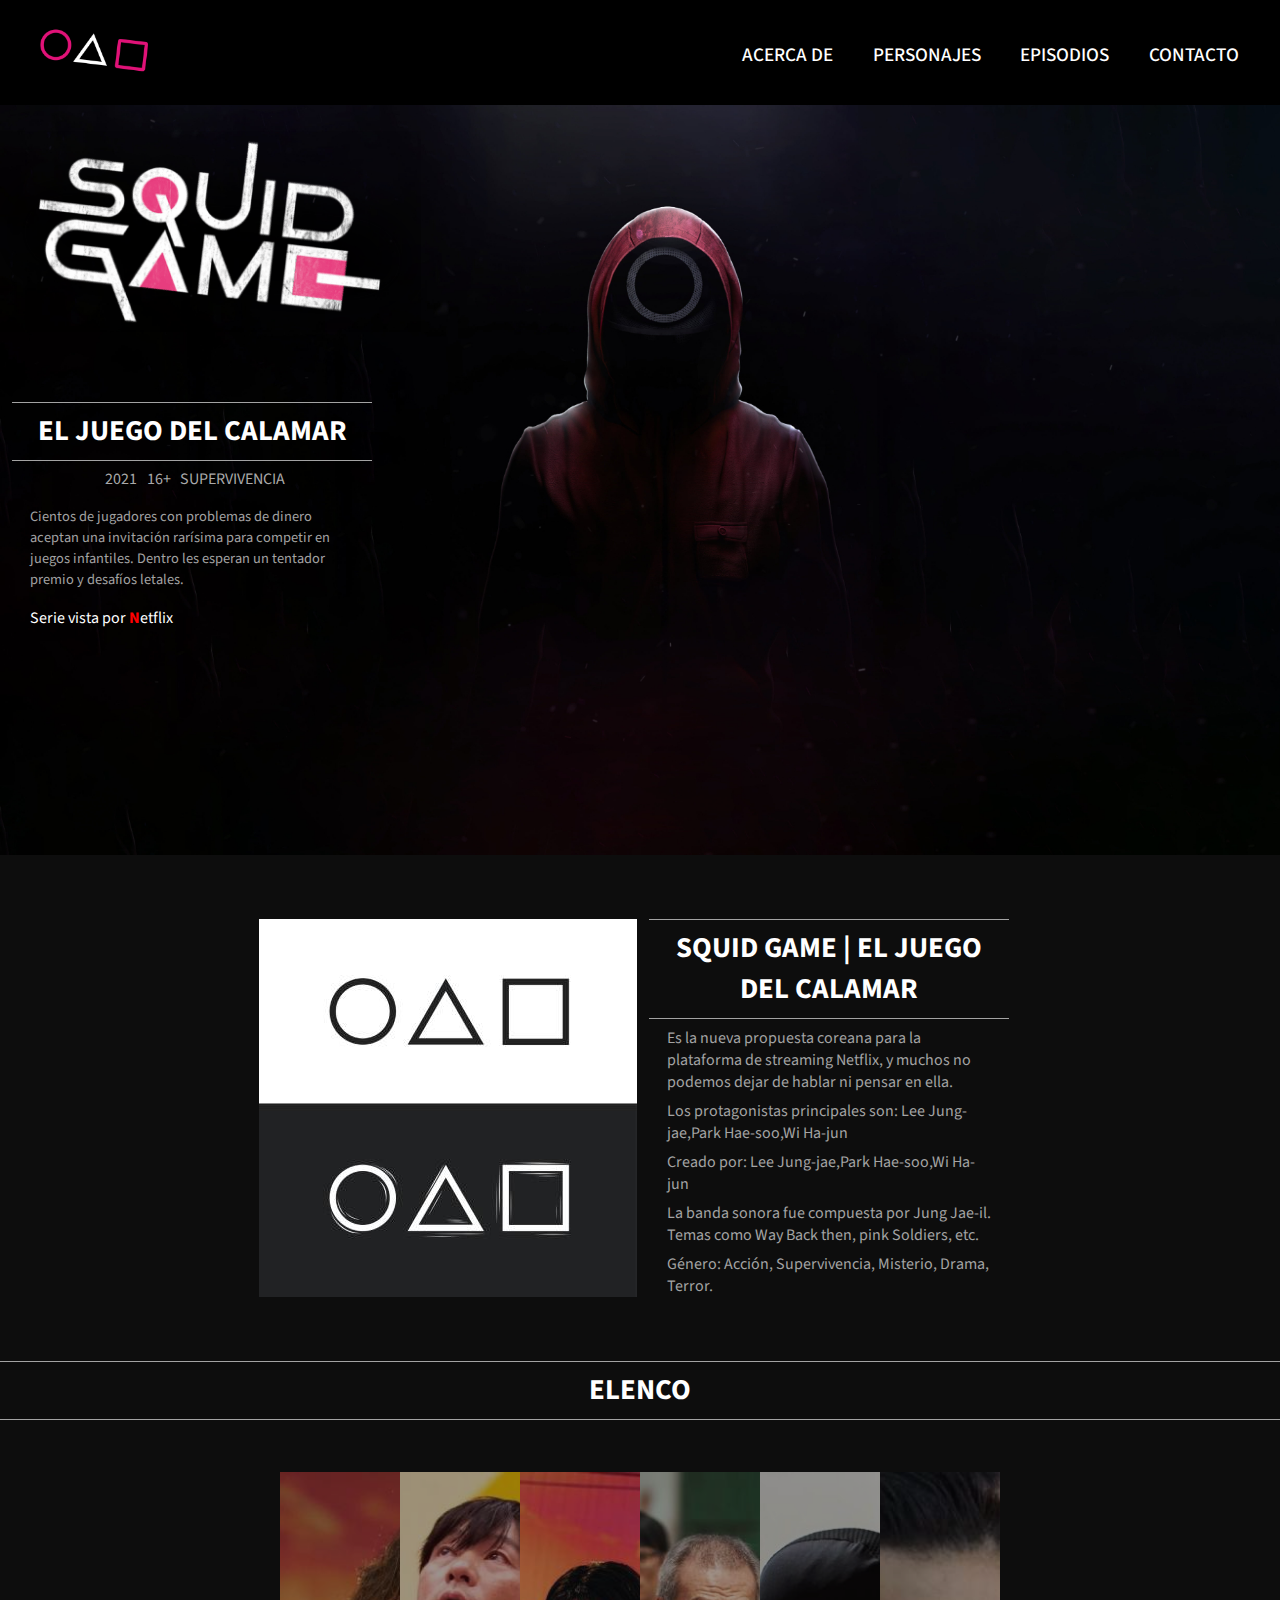
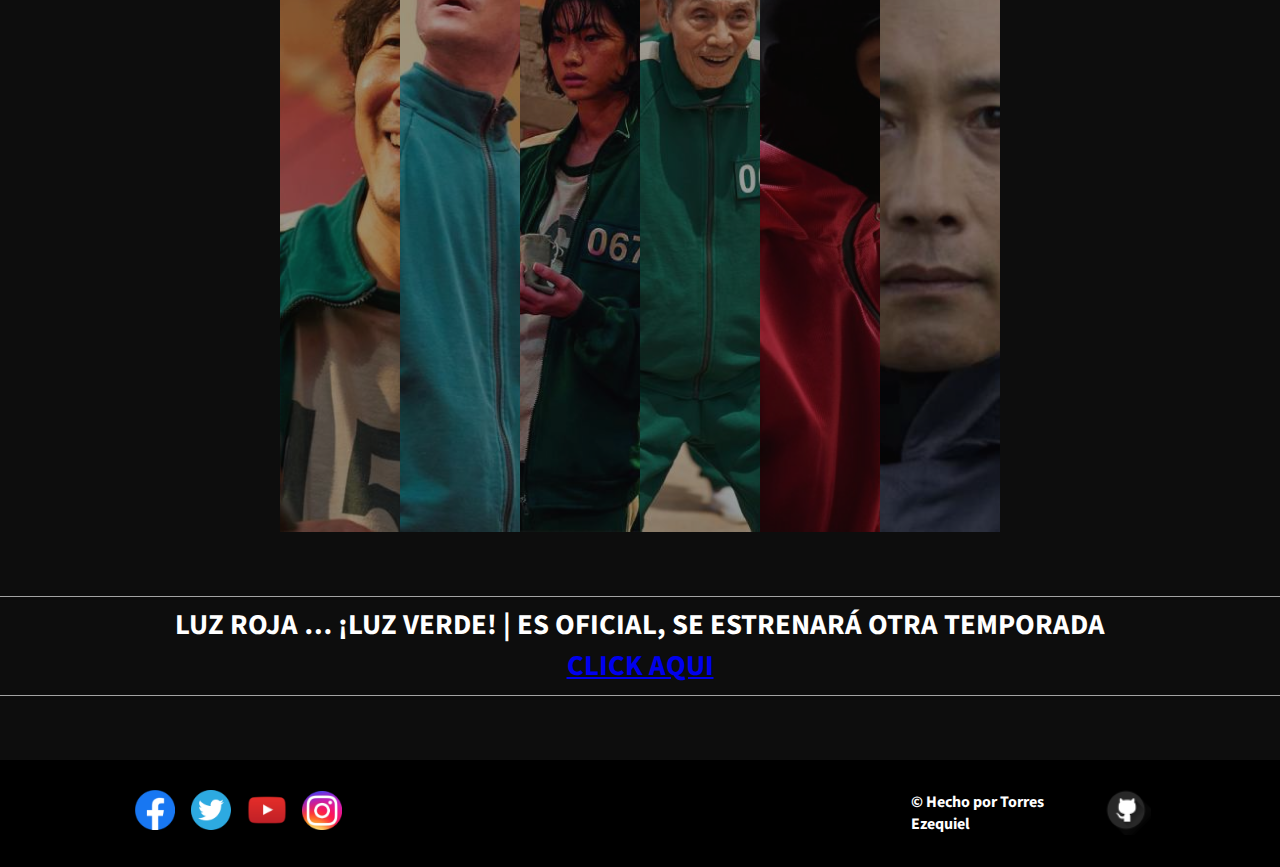
<file: index.html>
<!DOCTYPE html>
<html lang="en">
<head>
    <meta charset="UTF-8">
    <meta name="viewport" content="width=device-width, initial-scale=1.0">
    <meta http-equiv="X-UA-Compatible" content="ie=edge">   
    <link rel="preconnect" href="https://fonts.googleapis.com">
    <link rel="preconnect" href="https://fonts.gstatic.com" crossorigin>
    <link href="https://fonts.googleapis.com/css2?family=Source+Sans+3:ital,wght@0,300;0,400;1,300;1,400&display=swap" rel="stylesheet">
    <link rel="stylesheet" href="./css/style.css">
    <link rel="stylesheet"href="https://cdnjs.cloudflare.com/ajax/libs/font-awesome/4.7.0/css/font-awesome.min.css"></linkrel>
    <title>El juego del calamar</title>
</head>
<body>          
    <header>
        <a href="./index.html" class="inicio-logo"><img src="./img/squid-game-card-sign-png.png" alt="logo"></a>
        <a href="javascript:void(0);" class="icon" onclick="myFunction()"><i class="fa fa-bars"></i></a>
        <nav id="menu_bar" class="">   
            <ul>
                <li><a href="./index.html">Acerca de</a></li>
                <li><a href="./personaje.html">Personajes</a></li>
                <li><a href="./temporada.html">Episodios</a></li>
                <li><a href="./contacto.html">Contacto</a></li>
            </ul>
        </nav>
    </header>

    <main>
        <section class="principal">
            <img class="img-titulo" src="./img/el-juego-del-calamar.png" alt="img-squid-game">
            <article class="contenedor-info">
                <h1 class="info-titulo">El juego del calamar</h1>
                <article class="info-detalle">
                    <ul>
                        <li>2021</li>
                        <li>16+</li>
                        <li>Supervivencia</li>
                    </ul>              
                    <div class="info-parrafo">
                        <p>Cientos de jugadores con problemas de dinero aceptan una invitación rarísima para competir en juegos infantiles. Dentro les esperan un tentador premio y desafíos letales. </p>
                    </div>
                    <div>
                        <p>Serie vista por <span>N</span>etflix</p>
                    </div>
                </article>
            </article>
        </section>
           
        <section class="contenedor-secundario">   
            <img src="./img/tarjeta.jpg" alt="bienvenida-juego-del-calamar">
            <article class="contenedor-info">
                    <h2 class="info-titulo">Squid game | El Juego del Calamar</h2>                   
                    <article class="info-detalle">
                        <p>Es la nueva propuesta coreana para la plataforma de streaming Netflix, y muchos no podemos dejar de hablar ni pensar en ella.</p>
                        <p>Los protagonistas principales son: Lee Jung-jae,Park Hae-soo,Wi Ha-jun</p>
                        <p>Creado por: Lee Jung-jae,Park Hae-soo,Wi Ha-jun</p>
                        <p>La banda sonora fue compuesta por Jung Jae-il. Temas como Way Back then, pink Soldiers, etc.</p>
                        <p>Género: Acción, Supervivencia, Misterio, Drama, Terror.</p>                        
                    </article>
            </article>
        </section>

        <section>
            <h2 class="info-titulo">Elenco</h2>
            <div class="contenedor-elenco">
                <a href="./personaje.html">
                    <img src="./img/personaje 1 Seong Gi Hun.jpg" title="Actor: Lee Jung-jae" alt="Seong Gi Hun">
                    <img src="./img/personaje 2 Cho Sang-Woo.jpg" title="Actor: Park Hae-soo" alt="Cho Sang-Woo">
                    <img src="./img/personaje-3-Kang-Sae-Byeok.jpg" title="Actriz: Jung Ho-yeon"  alt="Kang Sae-Byeok">
                    <img src="./img/personaje 4 Oh Il-nam.jpg"  title="Actor: Oh Young-soo" alt="Oh Il-nam">
                    <img src="./img/personaje 5 Hwang Jun-Ho.jpg"  title="Actor: Wi Ha-Joon" alt="Hwang Jun-Ho">
                    <img src="./img/personaje 6 Front Man.jpg" title="Actor: Byung-hun" alt="Front Man">
                </a>
            </div>
        </section>

        <section class="estreno">
            <h2 class="info-titulo">LUZ ROJA … ¡LUZ VERDE! | ES OFICIAL, se estrenará otra temporada <br> <a href="./temporada.html">Click Aqui</a> </h2>
        </section>
    </main>

    <footer>
        <div class="pie-pagina-redes">
            <a href="https://www.facebook.com"><img src="img/facebook.png" alt="Facebook"></a>
            <a href="https://www.twitter.com"><img src="img/twitter.png" alt="Twitter"></a>
            <a href="https://www.youtube.com"><img src="img/youtube.png" alt="Youtube"></a>
            <a href="https://www.instagram.com"><img src="img/instagram.png" alt="Instagram"></a>
        </div>
        <di class="pie-pagina-autor">
            <p>© Hecho por Torres Ezequiel</p>
            <a href="https://github.com/ezequieltorres512/lab3-proyecto-final-serie.git" target="_blank"><img src="./img/github.png" alt="Repositorio del proy, Git Hub"></a>
        </div>
    </footer>

    <script type="text/javascript">
        function myFunction() {
          var x = document.getElementById("menu_bar");
          if (x.className === "") {
            x.className += " responsive";
          } else {
            x.className = "";
          }
        }
    </script>
</body>
</html>
</file>
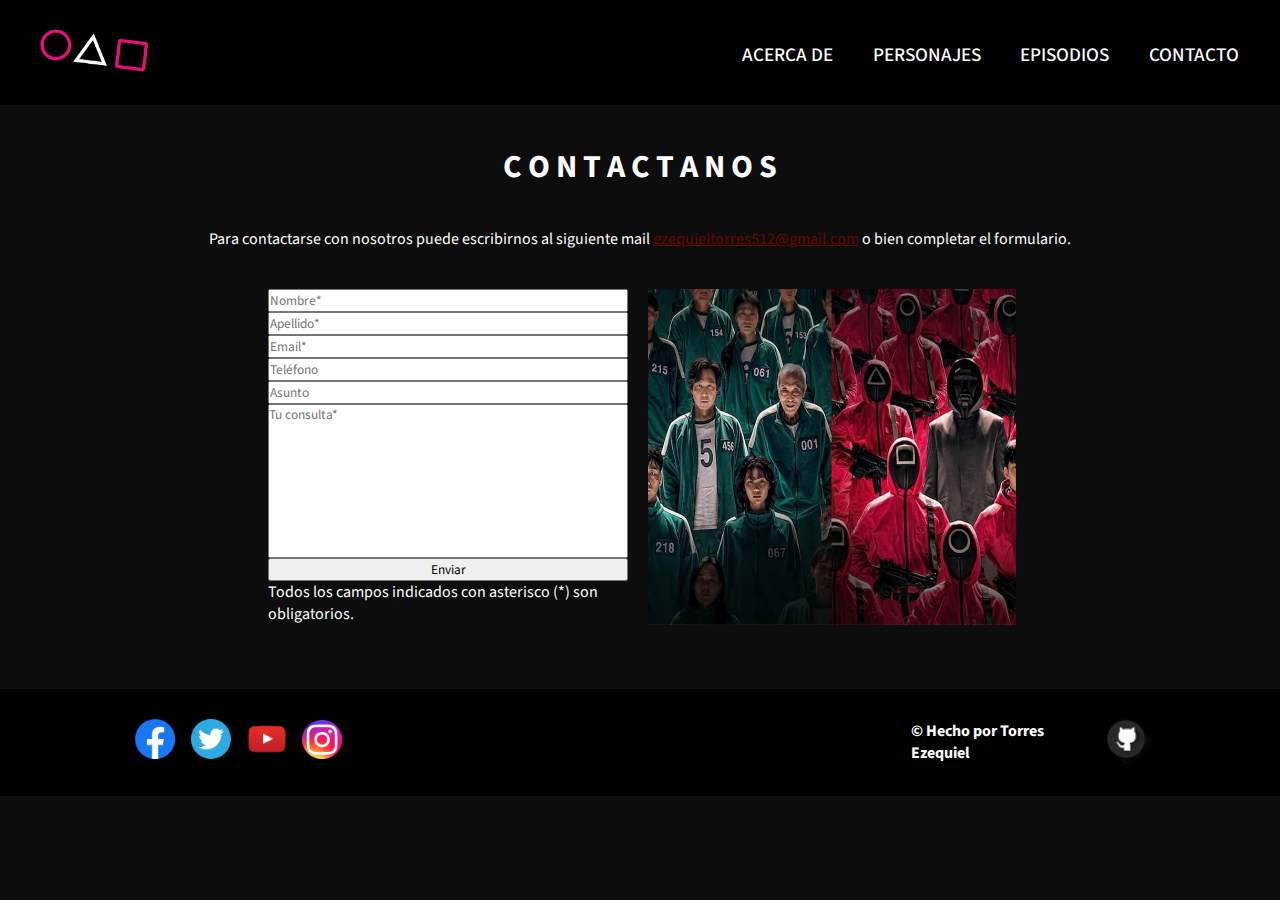
<file: contacto.html>
<!DOCTYPE html>
<html lang="en">
<head>
    <meta charset="UTF-8">
    <meta name="viewport" content="width=device-width, initial-scale=1.0">
    <meta http-equiv="X-UA-Compatible" content="ie=edge">   
    <link rel="preconnect" href="https://fonts.googleapis.com">
    <link rel="preconnect" href="https://fonts.gstatic.com" crossorigin>
    <link href="https://fonts.googleapis.com/css2?family=Source+Sans+3:ital,wght@0,300;0,400;1,300;1,400&display=swap" rel="stylesheet">
    <link rel="stylesheet" href="./css/style.css">
    <link rel="stylesheet"href="https://cdnjs.cloudflare.com/ajax/libs/font-awesome/4.7.0/css/font-awesome.min.css"></linkrel>
    <title>El juego del calamar</title>
</head>
<body>
    <header>
        <a href="./index.html" class="inicio-logo">
            <img src="./img/squid-game-card-sign-png.png" alt="logo">
        </a>
        <a href="javascript:void(0);" class="icon" onclick="myFunction()"><i class="fa fa-bars"></i></a>
        <nav id="menu_bar" class="">   
            <ul>
                <li><a href="./index.html">Acerca de</a></li>
                <li><a href="./personaje.html">Personajes</a></li>
                <li><a href="./temporada.html">Episodios</a></li>
                <li><a href="./contacto.html">Contacto</a></li>
            </ul>
        </nav>
    </header>

    <main>
        <section class="intro-principal">
            <h1 class="titulo"> C O N T A C T A N O S</h1>
            <p >Para contactarse con nosotros puede escribirnos al siguiente mail <a class="texto-mail" href="mailto:ezequieltorres512@gmail.com">ezequieltorres512@gmail.com</a> o bien completar el formulario.</p>
        </section>
        <section class="contenedor-secundario contenedor-contacto">     
            <form action="archivo.php" method="get" class="contenedor-info">
                <input type="text" name="nombre" placeholder="Nombre*" required>
                <input type="text" name="apellido" placeholder="Apellido*" required>
                <input type="email" name="email" placeholder="Email*" required>
                <input type="text" name="telefono" placeholder="Teléfono">
                <input type="text" name="asunto" placeholder="Asunto">
                <textarea name="comentario" cols="30" rows="8" placeholder="Tu consulta*" required></textarea>
                <input type="submit" value="Enviar">
                <div class="text-contacto-oblig">
                    <p>Todos los campos indicados con asterisco (*) son obligatorios.</p>
                </div>
            </form>
            <img src="./img/soldados y jugadores juego del calamar.jpg" alt="imagen-contacto" class="img-tarjeta img-contacto"> 
        </section>
    </main>

    <footer>
        <div class="pie-pagina-redes">
            <a href="https://www.facebook.com"><img src="img/facebook.png" alt="Facebook"></a>
            <a href="https://www.twitter.com"><img src="img/twitter.png" alt="Twitter"></a>
            <a href="https://www.youtube.com"><img src="img/youtube.png" alt="Youtube"></a>
            <a href="https://www.instagram.com"><img src="img/instagram.png" alt="Instagram"></a>
        </div>
        <di class="pie-pagina-autor">
            <p>© Hecho por Torres Ezequiel</p>
            <a href="https://github.com/ezequieltorres512/lab3-proyecto-final-serie.git" target="_blank"><img src="./img/github.png" alt="Repositorio del proy, Git Hub"></a>
        </div>
    </footer>

    <script type="text/javascript">
        function myFunction() {
            var x = document.getElementById("menu_bar");
            if (x.className === "") {
                x.className += " responsive";
            } else {
                x.className = "";
            }
        }
    </script>
</body>
</html>
</file>
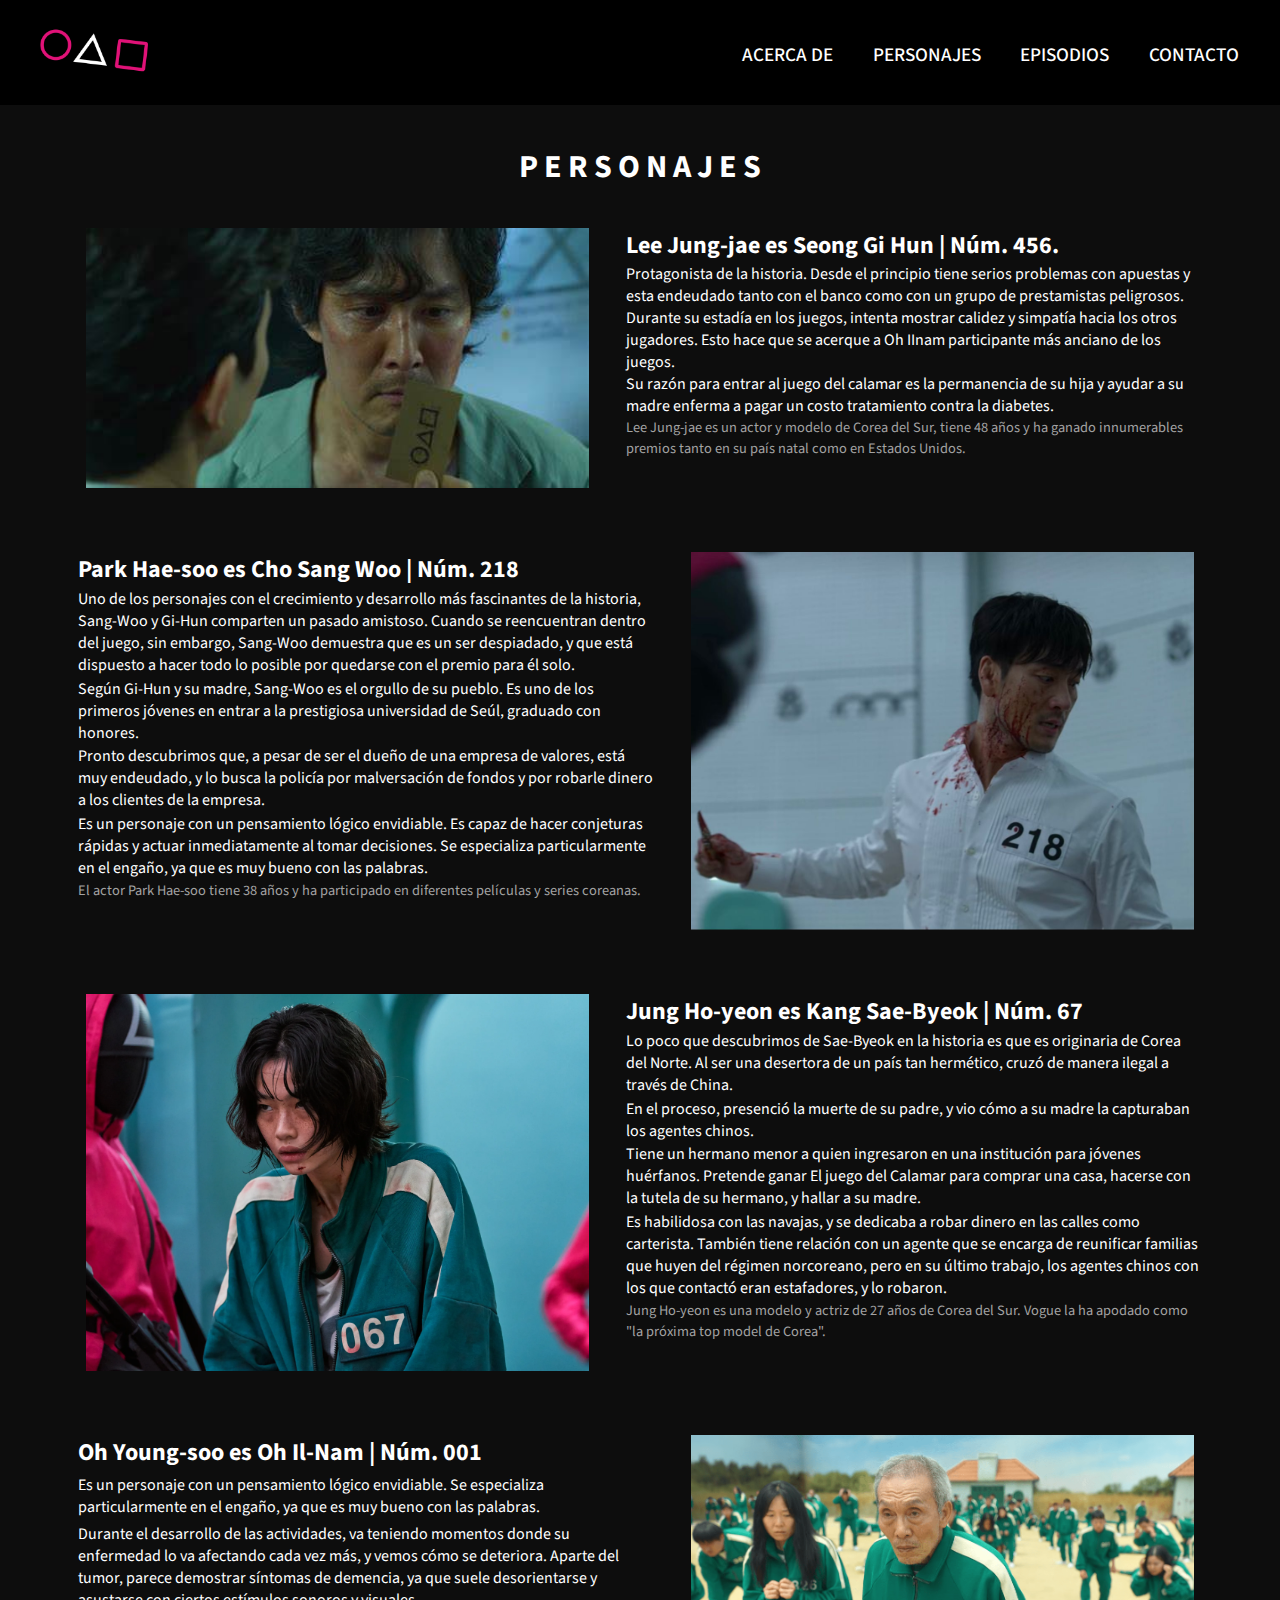
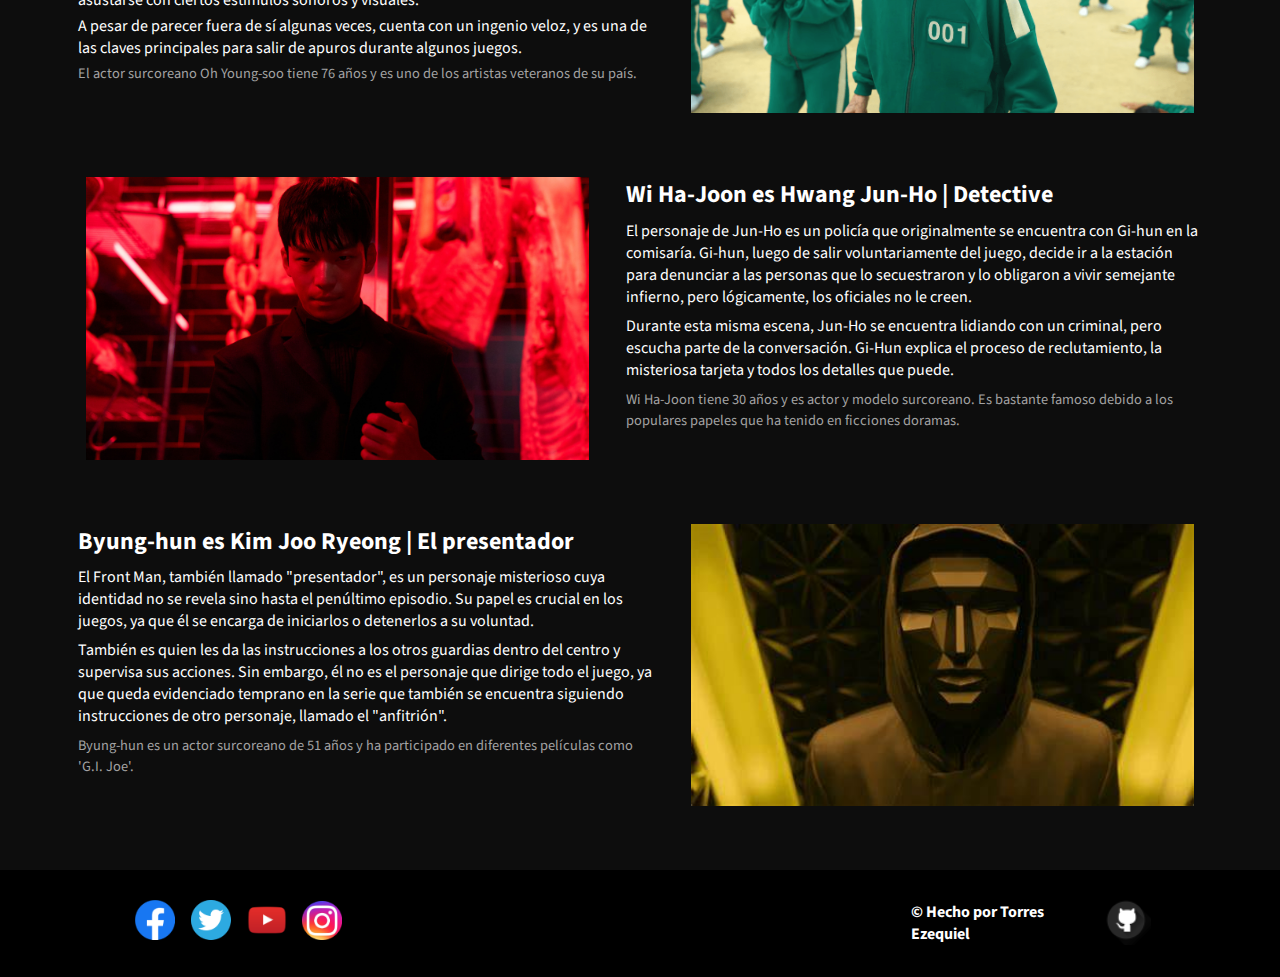
<file: personaje.html>
<!DOCTYPE html>
<html lang="en">
<head>
    <meta charset="UTF-8">
    <meta name="viewport" content="width=device-width, initial-scale=1.0">
    <meta http-equiv="X-UA-Compatible" content="ie=edge">
    <link rel="preconnect" href="https://fonts.googleapis.com">
    <link rel="preconnect" href="https://fonts.gstatic.com" crossorigin>
    <link href="https://fonts.googleapis.com/css2?family=Source+Sans+3:ital,wght@0,300;0,400;1,300;1,400&display=swap" rel="stylesheet">
    <link rel="stylesheet" href="./css/style.css">
    <link rel="stylesheet"href="https://cdnjs.cloudflare.com/ajax/libs/font-awesome/4.7.0/css/font-awesome.min.css"></linkrel>
    <title>El juego del calamar</title>
</head>
<body>      
    
    <header>
        <a href="./index.html" class="inicio-logo">
            <img src="./img/squid-game-card-sign-png.png" alt="logo">
        </a>
        <a href="javascript:void(0);" class="icon" onclick="myFunction()"><i class="fa fa-bars"></i></a>
        <nav id="menu_bar" class="">   
            <ul>
                <li><a href="./index.html">Acerca de</a></li>
                <li><a href="./personaje.html">Personajes</a></li>
                <li><a href="./temporada.html">Episodios</a></li>
                <li><a href="./contacto.html">Contacto</a></li>
            </ul>
        </nav>
    </header>

        <h1 class="titulo"> P E R S O N A J E S</h1>

        <section class="contenedor-personaje">
            <div class="tarjeta-personaje">
                    <img src="./img/personaje Seong Gi Hun.jpg" alt="Personaje Nro 456" class="img-tarjeta">
                    <div class="info-detalle">
                        <h2>Lee Jung-jae es Seong Gi Hun | Núm. 456.</h2>
                        <p>Protagonista de la historia. Desde el principio tiene serios problemas con apuestas y esta endeudado tanto con el banco como con un grupo de prestamistas peligrosos.</p>
                        <p>Durante su estadía en los juegos, intenta mostrar calidez y simpatía hacia los otros jugadores. Esto hace que se acerque a Oh IInam participante más anciano de los juegos.</p>
                        <p>Su razón para entrar al juego del calamar es la permanencia de su hija y ayudar a su madre enferma a pagar un costo tratamiento contra la diabetes.</p>
                        <p class="info-parrafo">Lee Jung-jae es un actor y modelo de Corea del Sur, tiene 48 años y ha ganado innumerables premios tanto en su país natal como en Estados Unidos.</p>
                    </div>
            </div>

            <div class="tarjeta-personaje">
                <div class="info-detalle">
                    <h2>Park Hae-soo es Cho Sang Woo | Núm. 218</h2>
                    <p>Uno de los personajes con el crecimiento y desarrollo más fascinantes de la historia, Sang-Woo y Gi-Hun comparten un pasado amistoso. Cuando se reencuentran dentro del juego, sin embargo, Sang-Woo demuestra que es un ser despiadado, y que está dispuesto a hacer todo lo posible por quedarse con el premio para él solo.</p>
                    <p>Según Gi-Hun y su madre, Sang-Woo es el orgullo de su pueblo. Es uno de los primeros jóvenes en entrar a la prestigiosa universidad de Seúl, graduado con honores.</p>
                    <p>Pronto descubrimos que, a pesar de ser el dueño de una empresa de valores, está muy endeudado, y lo busca la policía por malversación de fondos y por robarle dinero a los clientes de la empresa.</p>
                    <p>Es un personaje con un pensamiento lógico envidiable. Es capaz de hacer conjeturas rápidas y actuar inmediatamente al tomar decisiones. Se especializa particularmente en el engaño, ya que es muy bueno con las palabras.</p> 
                    <p class="info-parrafo">El actor Park Hae-soo tiene 38 años y ha participado en diferentes películas y series coreanas.</p>
                </div>
                    <img src="./img/personaje Cho Sang-Woo.jpg" alt="Personaje Nro 218" class="img-tarjeta">
            </div>

            <div class="tarjeta-personaje">
                <img src="./img/personaje Kang Sae-Byeok.jpg" alt="Personaje Nro 67" class="img-tarjeta">
                <div class="info-detalle">
                    <h2>Jung Ho-yeon es Kang Sae-Byeok | Núm. 67</h2>

                    <p>Lo poco que descubrimos de Sae-Byeok en la historia es que es originaria de Corea del Norte. Al ser una desertora de un país tan hermético, cruzó de manera ilegal a través de China.</p>
                    <p>En el proceso, presenció la muerte de su padre, y vio cómo a su madre la capturaban los agentes chinos.</p>
                    <p>Tiene un hermano menor a quien ingresaron en una institución para jóvenes huérfanos. Pretende ganar El juego del Calamar para comprar una casa, hacerse con la tutela de su hermano, y hallar a su madre.</p>
                    <p>Es habilidosa con las navajas, y se dedicaba a robar dinero en las calles como carterista. También tiene relación con un agente que se encarga de reunificar familias que huyen del régimen norcoreano, pero en su último trabajo, los agentes chinos con los que contactó eran estafadores, y lo robaron.</p>
                    <p class="info-parrafo">Jung Ho-yeon es una modelo y actriz de 27 años de Corea del Sur. Vogue la ha apodado como "la próxima top model de Corea".</p>
                </div>
            </div>

            <div class="tarjeta-personaje">
                <div class="info-detalle">
                    <h2>Oh Young-soo es Oh Il-Nam | Núm. 001</h2>
                    <p>Es un personaje con un pensamiento lógico envidiable. Se especializa particularmente en el engaño, ya que es muy bueno con las palabras.</p> 
                    <p>Durante el desarrollo de las actividades, va teniendo momentos donde su enfermedad lo va afectando cada vez más, y vemos cómo se deteriora. Aparte del tumor, parece demostrar síntomas de demencia, ya que suele desorientarse y asustarse con ciertos estímulos sonoros y visuales.</p>
                    <p>A pesar de parecer fuera de sí algunas veces, cuenta con un ingenio veloz, y es una de las claves principales para salir de apuros durante algunos juegos.</p>
                    <p class="info-parrafo">El actor surcoreano Oh Young-soo tiene 76 años y es uno de los artistas veteranos de su país.</p>
                </div>
                <img src="./img/personaje Oh II Nam.jpg" alt="Personaje Nro 001" class="img-tarjeta">
            </div>

            <div class="tarjeta-personaje">
                    <img src="./img/personaje Hwang Jun-Ho.jpg" alt="personaje Detective" class="img-tarjeta">
                <div class="info-detalle">
                    <h2>Wi Ha-Joon es Hwang Jun-Ho | Detective</h2>
                    <p>El personaje de Jun-Ho es un policía que originalmente se encuentra con Gi-hun en la comisaría. Gi-hun, luego de salir voluntariamente del juego, decide ir a la estación para denunciar a las personas que lo secuestraron y lo obligaron a vivir semejante infierno, pero lógicamente, los oficiales no le creen.</p>
                    <p>Durante esta misma escena, Jun-Ho se encuentra lidiando con un criminal, pero escucha parte de la conversación. Gi-Hun explica el proceso de reclutamiento, la misteriosa tarjeta y todos los detalles que puede.</p>
                    <p class="info-parrafo">Wi Ha-Joon tiene 30 años y es actor y modelo surcoreano. Es bastante famoso debido a los populares papeles que ha tenido en ficciones doramas.</p>
                </div>
            </div>

            <div class="tarjeta-personaje">
                <div class="info-detalle">
                    <h2>Byung-hun es Kim Joo Ryeong | El presentador</h2>
                    <p>El Front Man, también llamado "presentador", es un personaje misterioso cuya identidad no se revela sino hasta el penúltimo episodio. Su papel es crucial en los juegos, ya que él se encarga de iniciarlos o detenerlos a su voluntad.</p>
                    <p>También es quien les da las instrucciones a los otros guardias dentro del centro y supervisa sus acciones. Sin embargo, él no es el personaje que dirige todo el juego, ya que queda evidenciado temprano en la serie que también se encuentra siguiendo instrucciones de otro personaje, llamado el "anfitrión".</p>
                    <p class="info-parrafo">Byung-hun es un actor surcoreano de 51 años y ha participado en diferentes películas como 'G.I. Joe'.</p>
                </div>
                <img src="./img/personaje Front Man.jpg" alt="Personaje El presentador" class="img-tarjeta">
            </div>
        </section>

        <footer>
            <div class="pie-pagina-redes">
                <a href="https://www.facebook.com"><img src="img/facebook.png" alt="Facebook"></a>
                <a href="https://www.twitter.com"><img src="img/twitter.png" alt="Twitter"></a>
                <a href="https://www.youtube.com"><img src="img/youtube.png" alt="Youtube"></a>
                <a href="https://www.instagram.com"><img src="img/instagram.png" alt="Instagram"></a>
            </div>
            <di class="pie-pagina-autor">
                <p>© Hecho por Torres Ezequiel</p>
                <a href="https://github.com/ezequieltorres512/lab3-proyecto-final-serie.git" target="_blank"><img src="./img/github.png" alt="Repositorio del proy, Git Hub"></a>
            </div>
        </footer>
   

    <script type="text/javascript">
        function myFunction() {
          var x = document.getElementById("menu_bar");
          if (x.className === "") {
            x.className += " responsive";
          } else {
            x.className = "";
          }
        }
    </script>
</body>
</html>
</file>
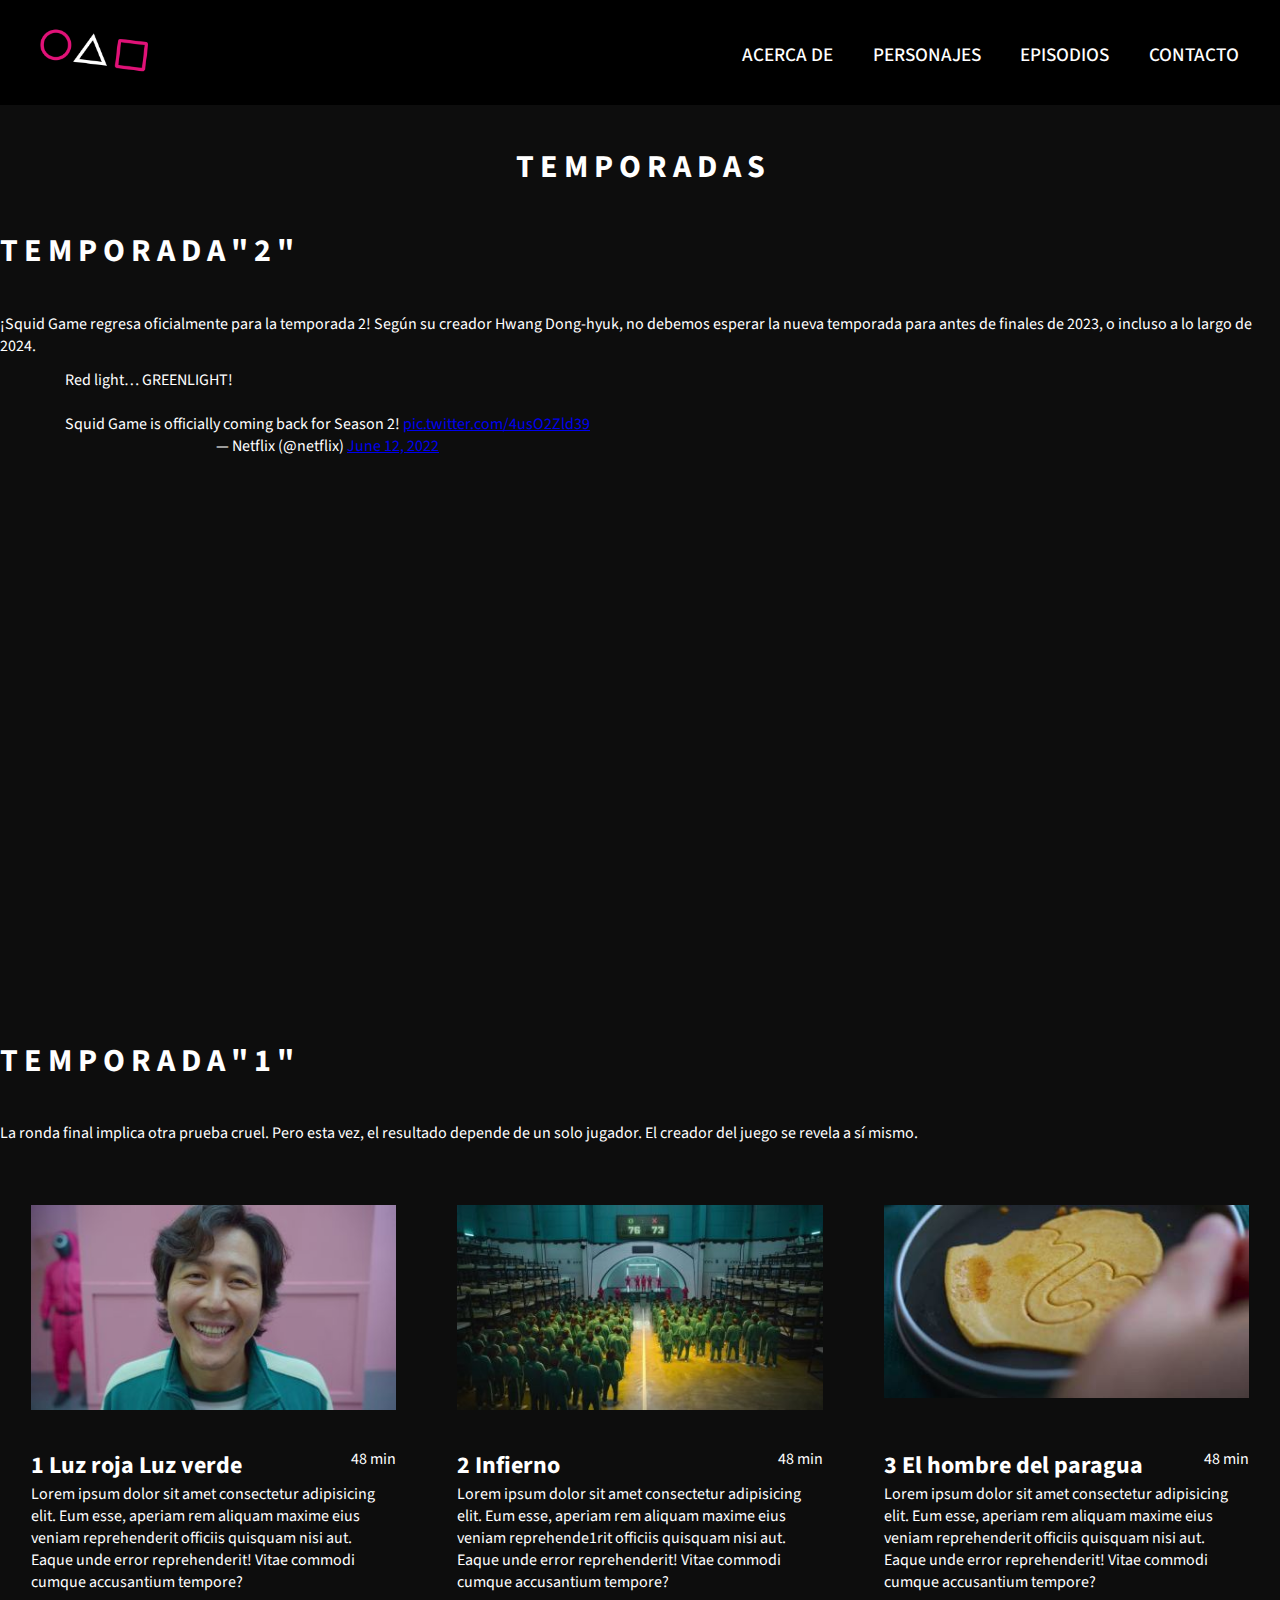
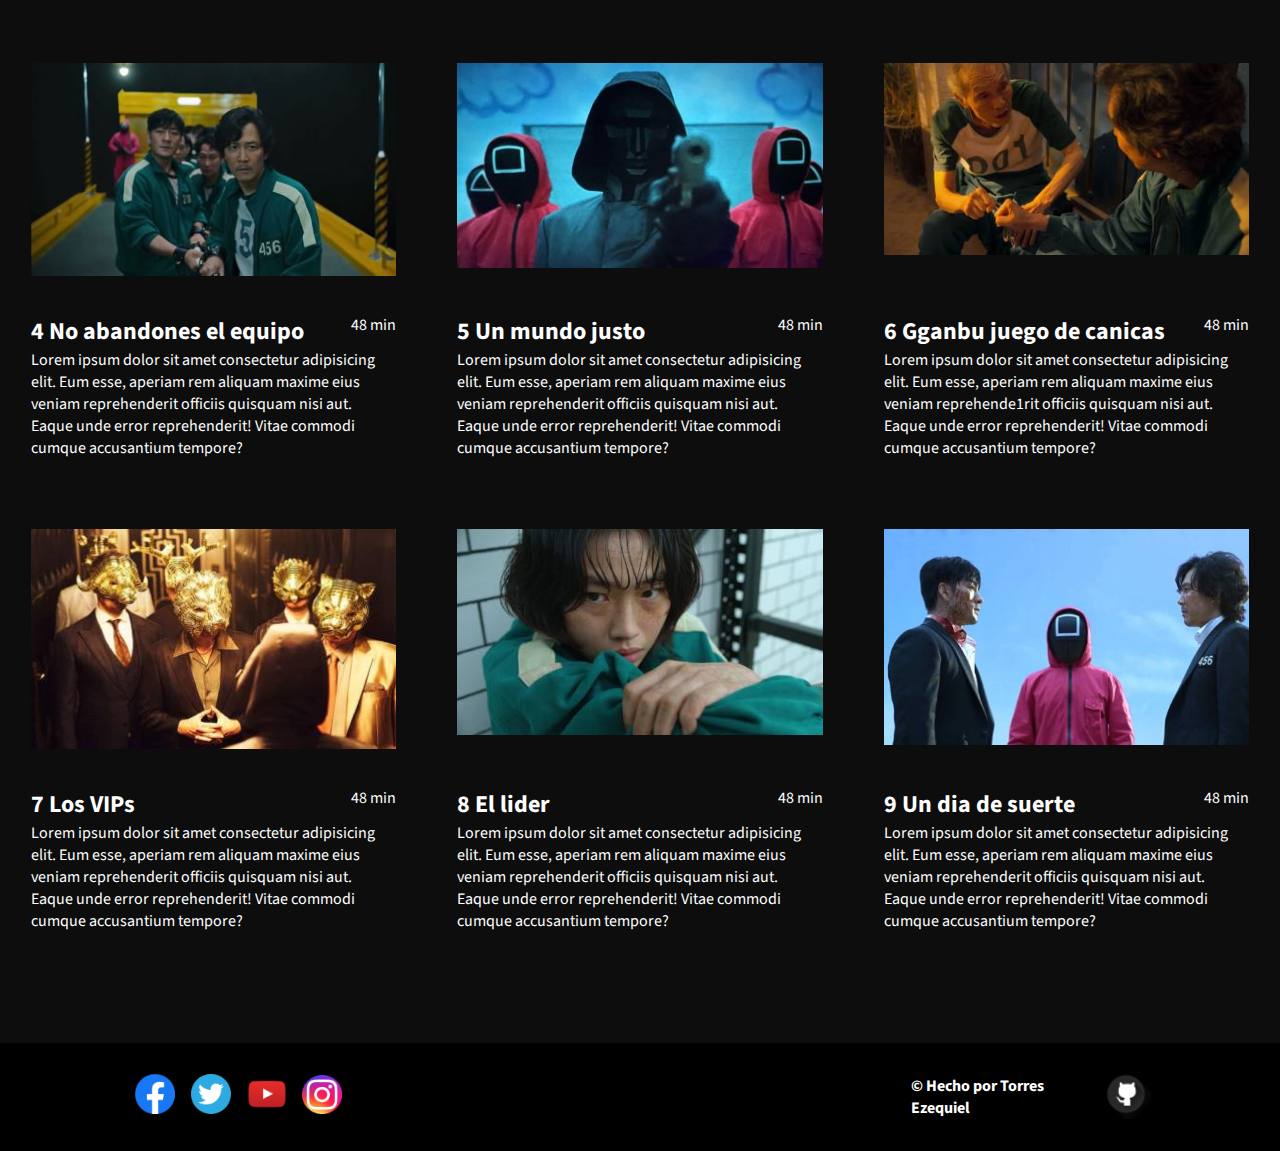
<file: temporada.html>
<!DOCTYPE html>
<html lang="en">
<head>
    <meta charset="UTF-8">
    <meta name="viewport" content="width=device-width, initial-scale=1.0">
    <meta http-equiv="X-UA-Compatible" content="ie=edge">   
    <link rel="preconnect" href="https://fonts.googleapis.com">
    <link rel="preconnect" href="https://fonts.gstatic.com" crossorigin>
    <link href="https://fonts.googleapis.com/css2?family=Source+Sans+3:ital,wght@0,300;0,400;1,300;1,400&display=swap" rel="stylesheet"> 
    <link href="./css/lightbox.css" rel="stylesheet" />
    <link rel="stylesheet" href="./css/style.css">
    <link rel="stylesheet"href="https://cdnjs.cloudflare.com/ajax/libs/font-awesome/4.7.0/css/font-awesome.min.css"></linkrel>
    <title>El juego del calamar</title>
</head>
<body>
    <header>
        <a href="./index.html" class="inicio-logo">
            <img src="./img/squid-game-card-sign-png.png" alt="logo">
        </a>
        <a href="javascript:void(0);" class="icon" onclick="myFunction()"><i class="fa fa-bars"></i></a>
        <nav id="menu_bar" class="">   
            <ul>
                <li><a href="./index.html">Acerca de</a></li>
                <li><a href="./personaje.html">Personajes</a></li>
                <li><a href="./temporada.html">Episodios</a></li>
                <li><a href="./contacto.html">Contacto</a></li>
            </ul>
        </nav>
    </header>  

    <main class="temporada">
        <h1 class="titulo">T E M P O R A D A S</h1>
        <section class="intro-principal">
            <h1 class="titulo"> T E M P O R A D A " 2 "</h1>
            <p>¡Squid Game regresa oficialmente para la temporada 2! Según su creador Hwang Dong-hyuk, no debemos esperar la nueva temporada para antes de finales de 2023, o incluso a lo largo de 2024.</p>
            <div class="contenedor-secundario">
                    <blockquote class="twitter-tweet"><p lang="en" dir="ltr">Red light… GREENLIGHT! <br><br>Squid Game is officially coming back for Season 2! <a href="https://t.co/4usO2Zld39">pic.twitter.com/4usO2Zld39</a></p>&mdash; Netflix (@netflix) <a href="https://twitter.com/netflix/status/1536015471429840896?ref_src=twsrc%5Etfw">June 12, 2022</a></blockquote> <script async src="https://platform.twitter.com/widgets.js" charset="utf-8"></script>
                    <div class="contenedor-videos-temp2">
                        <iframe width="560" height="315" src="https://www.youtube.com/embed/6bmOY3W8_tM" title="YouTube video player" frameborder="0" allow="accelerometer; autoplay; clipboard-write; encrypted-media; gyroscope; picture-in-picture; web-share" allowfullscreen></iframe>
                        <iframe width="560" height="315" src="https://www.youtube.com/embed/SfoOpI3COj4" title="YouTube video player" frameborder="0" allow="accelerometer; autoplay; clipboard-write; encrypted-media; gyroscope; picture-in-picture; web-share" allowfullscreen></iframe>
                    </div>
            </div>
        </section>
        
        <section class="intro-principal">
            <h1 class="titulo"> T E M P O R A D A " 1 "</h1>
            <p >La ronda final implica otra prueba cruel. Pero esta vez, el resultado depende de un solo jugador. El creador del juego se revela a sí mismo.</p>
        </section>
        
        <section class="contenedor-temporada">
            <div class="tarjeta-temporada">
                <a class="example-image-link" href="./img/1 luz roja luz verde(1).jpg" data-title="Luz roja luz verde Cap1" data-lightbox="example-1"><img class="example-image" src="./img/1 luz roja luz verde.jpg" alt="episodio1" /></a>
                <div class="tarjeta-detalle">
                    <div>
                        <h2>1 Luz roja Luz verde</h2>
                        <span>48 min</span>
                    </div>
                    <p>Lorem ipsum dolor sit amet consectetur adipisicing elit. Eum esse, aperiam rem aliquam maxime eius veniam reprehenderit officiis quisquam nisi aut. Eaque unde error reprehenderit! Vitae commodi cumque accusantium tempore?</p>
                </div>
            </div>
            <div class="tarjeta-temporada">
                <a class="example-image-link" href="./img/2 infierno(2).jpg" data-title="Infierno Cap2" data-lightbox="example-1"><img class="example-image" src="./img/2 infierno.jpg" alt="episodio2" /></a>
                <div class="tarjeta-detalle">
                    <div>
                        <h2>2 Infierno</h2>
                        <span>48 min</span>
                    </div>
                    <p>Lorem ipsum dolor sit amet consectetur adipisicing elit. Eum esse, aperiam rem aliquam maxime eius veniam reprehende1rit officiis quisquam nisi aut. Eaque unde error reprehenderit! Vitae commodi cumque accusantium tempore?</p>
                </div>
            </div>
            <div class="tarjeta-temporada">
                <a class="example-image-link" href="./img/3 el hombre del paragua(3).jpg" data-title="El hombre del paragua Cap3" data-lightbox="example-1"><img class="example-image" src="./img/3 el hombre del paragua.jpg" alt="episodio3" /></a>    
                <div class="tarjeta-detalle">
                    <div>
                        <h2>3 El hombre del paragua</h2>
                        <span>48 min</span>
                    </div>
                    <p>Lorem ipsum dolor sit amet consectetur adipisicing elit. Eum esse, aperiam rem aliquam maxime eius veniam reprehenderit officiis quisquam nisi aut. Eaque unde error reprehenderit! Vitae commodi cumque accusantium tempore?</p>
                </div>
            </div>
            <div class="tarjeta-temporada">
                <a class="example-image-link" href="./img/4 no abandones el equipo(4).jpg" data-title="No abandones el equipo Cap4" data-lightbox="example-1"><img class="example-image" src="./img/4 no abandones el equipo.jpg" alt="episodio4" /></a>                    
                <div class="tarjeta-detalle">
                    <div>
                        <h2>4 No abandones el equipo </h2>
                        <span>48 min</span>
                    </div>
                    <p>Lorem ipsum dolor sit amet consectetur adipisicing elit. Eum esse, aperiam rem aliquam maxime eius veniam reprehenderit officiis quisquam nisi aut. Eaque unde error reprehenderit! Vitae commodi cumque accusantium tempore?</p>
                </div>
            </div>
            <div class="tarjeta-temporada">
                <a class="example-image-link" href="./img/5 un mundo justo(5).jpg" data-title="Un mundo justo Cap5" data-lightbox="example-1"><img class="example-image" src="./img/5 un mundo justo.jpg" alt="episodio5" /></a>                    
                <div class="tarjeta-detalle">
                    <div>
                        <h2>5 Un mundo justo</h2>
                        <span>48 min</span>
                    </div>
                <p>Lorem ipsum dolor sit amet consectetur adipisicing elit. Eum esse, aperiam rem aliquam maxime eius veniam reprehenderit officiis quisquam nisi aut. Eaque unde error reprehenderit! Vitae commodi cumque accusantium tempore?</p>
                </div> 
            </div>
            <div class="tarjeta-temporada">
                <a class="example-image-link" href="./img/6 gganbu juego de canicas(6).jpg" data-title="Gganbu juego de canicas Cap6" data-lightbox="example-1"><img class="example-image" src="./img/6 gganbu juego de canicas.jpg" alt="episodio6" /></a>                    
                <div class="tarjeta-detalle">
                    <div>
                        <h2>6 Gganbu juego de canicas</h2>
                        <span>48 min</span>
                    </div>
                    <p>Lorem ipsum dolor sit amet consectetur adipisicing elit. Eum esse, aperiam rem aliquam maxime eius veniam reprehende1rit officiis quisquam nisi aut. Eaque unde error reprehenderit! Vitae commodi cumque accusantium tempore?</p>
                </div>
            </div>
            <div class="tarjeta-temporada">
                <a class="example-image-link" href="./img/7 los VIP(7).jpg" data-title="Los VIPs Cap7" data-lightbox="example-1"><img class="example-image" src="./img/7 los VIP.jpg" alt="episodio7" /></a>                    
                <div class="tarjeta-detalle">
                    <div>
                        <h2>7 Los VIPs</h2>
                        <span>48 min</span>
                    </div>
                    <p>Lorem ipsum dolor sit amet consectetur adipisicing elit. Eum esse, aperiam rem aliquam maxime eius veniam reprehenderit officiis quisquam nisi aut. Eaque unde error reprehenderit! Vitae commodi cumque accusantium tempore?</p>
                </div>
            </div>
            <div class="tarjeta-temporada">
                <a class="example-image-link" href="./img/8 el lider(8).jpg" data-title="El lider Cap8" data-lightbox="example-1"><img class="example-image" src="./img/8 el lider.jpg" alt="episodio8" /></a>                    
                <div class="tarjeta-detalle">
                    <div>
                        <h2>8 El lider </h2>
                        <span>48 min</span>
                    </div>
                    <p>Lorem ipsum dolor sit amet consectetur adipisicing elit. Eum esse, aperiam rem aliquam maxime eius veniam reprehenderit officiis quisquam nisi aut. Eaque unde error reprehenderit! Vitae commodi cumque accusantium tempore?</p>
                </div>
            </div>
            <div class="tarjeta-temporada">
                <a class="example-image-link" href="./img/9 Un dia de suerte(9).jpg" data-title="Un dia de suerte Cap9" data-lightbox="example-1"><img class="example-image" src="./img/9 Un dia de suerte.jpg" alt="episodio9" /></a>                    
                <div class="tarjeta-detalle">
                    <div>
                        <h2>9 Un dia de suerte</h2>
                        <span>48 min</span>
                    </div>
                    <p>Lorem ipsum dolor sit amet consectetur adipisicing elit. Eum esse, aperiam rem aliquam maxime eius veniam reprehenderit officiis quisquam nisi aut. Eaque unde error reprehenderit! Vitae commodi cumque accusantium tempore?</p>
                </div>
            </div>
        </section>
    </main>

    <footer>
        <div class="pie-pagina-redes">
            <a href="https://www.facebook.com"><img src="img/facebook.png" alt="Facebook"></a>
            <a href="https://www.twitter.com"><img src="img/twitter.png" alt="Twitter"></a>
            <a href="https://www.youtube.com"><img src="img/youtube.png" alt="Youtube"></a>
            <a href="https://www.instagram.com"><img src="img/instagram.png" alt="Instagram"></a>
        </div>
        <di class="pie-pagina-autor">
            <p>© Hecho por Torres Ezequiel</p>
            <a href="https://github.com/ezequieltorres512/lab3-proyecto-final-serie.git" target="_blank"><img src="./img/github.png" alt="Repositorio del proy, Git Hub"></a>
        </div>
    </footer>

    <script type="text/javascript">
        function myFunction() {
          var x = document.getElementById("menu_bar");
          if (x.className === "") {
            x.className += " responsive";
          } else {
            x.className = "";
          }
        }
    </script>
    <script src="./js/lightbox-plus-jquery.js"></script>
</body>
</html>
</file>
<file: css/style.css>
*{
    margin: 0;
    padding: 0;
    box-sizing: border-box; 
    font-family: 'Source Sans 3', sans-serif;
}

body{
    background-color: #0D0D0D;
    color: white;
}

header{
    background-color: #000000;
	padding-top: 2%;
	padding-bottom: 2%;
    padding-left: 3%;
    padding-right: 3%;
    width: 100%;
    position: sticky;
    z-index: 1;
    top: 0;
    left: 0;
	display: flex;
	justify-content: space-between;
}

nav ul{	margin-top: 3%; }

nav ul li{
    list-style-type: none;
    display: inline-block;
	padding-left: 2rem;

}
nav ul li a{
    padding: 0.15rem;
    font-size: 1.2rem;
	text-transform: uppercase;
    text-decoration: none;
	color: #FFFFFF;
    font-weight: 500;
}

nav ul li a:hover{ background-color: #434343; }

.icon{ display: none; }

.inicio-logo img{ max-width: 7rem; }

footer{
    background-color: #000000;
	padding-top: 2%;
	padding-bottom: 2%;
    padding-left: 3%;
    padding-right: 3%;
    width: 100%;
	display: flex;
    flex-direction: row;
	justify-content: space-around;
	align-items: center;
}

.pie-pagina-redes{
    display: inline;
    width: 50%;
}

.pie-pagina-redes a img{
    max-width: 2.5rem;
    margin-right: 0.4rem;
    margin-left: 0.4rem;
}

.pie-pagina-autor{
    width: 20%;
    font-weight: 700;
    display: flex;
    flex-direction: row;
    justify-content: space-around;
    align-items: center;
}

section {
    max-width: 1400px;
    margin-right: auto;
	margin-left: auto;
    margin-bottom: 5%;
}


.principal{
    background-image: url(../img/soldado1.jpg);
    background-size: cover;
    background-repeat: no-repeat;
    height: 750px;
}

.contenedor-info{ 
    width: 30%; 
    padding: 0% 0.75rem;
    display: flex;
    flex-direction: column;
    justify-content: space-between;
}

.img-titulo{ 
    margin-top: 2%;
    margin-bottom: 5%;
}

.info-titulo{
    border-top: #A3A3A3 solid 1px;
    border-bottom: #A3A3A3 solid 1px;
    padding-top: 0.5rem;
    padding-bottom: 0.5rem;
    font-size: 1.8rem;
    text-align: center;
	text-transform: uppercase;
}

.info-detalle{
    width: 90%;
    margin-top: 2%;
    margin-left: auto;
    margin-right: auto;
    display: flex;
    flex-direction: column;
    justify-content: space-between;
    text-align: start;
 }

 .info-detalle ul{
    color: #A9A9A9;
    text-align: center;
    margin-bottom: 5%;
}

.info-detalle ul li{
    display: inline;
    margin-left: 2%;
	text-transform: uppercase;
    list-style-type: none;
}

.info-detalle div span{
    color: #FF0000;
    font-size: 1rem;
    font-weight: bold;
}

.info-parrafo{
    color: #A3A3A3;
    font-size: 0.9rem;
    text-align: start;
    margin-bottom: 5%;
}

.contenedor-secundario{
    display: flex;
    flex-direction: row;
    justify-content: center;
}

.contenedor-secundario .contenedor-info .info-detalle{ height: 100%; }

.contenedor-secundario article p{ color: #A3A3A3; }

.img-tarjeta{ 
    width: 30%;
    padding: 0% 0.5rem;
 }

.titulo{
    text-align: center;
    margin-top: 3%;
    margin-bottom: 3%;
}

.intro-principal div.contenedor-secundario{
    margin-top: 1%;
    justify-content: space-evenly;
}

.contenedor-videos-temp2{
    display: flex;
    flex-direction: column;
    justify-content: space-evenly;
}

main.temporada .intro-principal h1, main.temporada .intro-principal p{ text-align: start; }

.contenedor-personaje{
    display: flex;
    flex-direction: column;
    justify-content: space-evenly;
    align-items: center;
    margin-bottom: 0%;
}

.contenedor-personaje .tarjeta-personaje{
    width: 90%;
    display: flex;
    justify-content: space-around;
    margin-bottom: 5%;
}

.contenedor-personaje .tarjeta-personaje .info-detalle{
    margin:0;
    width: 50%; 
}

.contenedor-personaje .tarjeta-personaje .img-tarjeta{ width: 45%; }

.contenedor-temporada{
    display: flex;
    flex-wrap: wrap;
    flex-direction: row;
    justify-content: space-around;
}

.contenedor-temporada .tarjeta-temporada{
    border: 3px solid #0D0D0D;
    padding: 1.5%;
    width: 32%;
    display: flex;
    flex-direction: column;
    justify-content: space-between;
	text-align:start;
	transition: all 400ms ease-out;
	cursor: default;
    margin-bottom: 2%;
}

.contenedor-temporada .tarjeta-temporada:hover{
    background-color:#181818;
    border-radius: 6px;
    box-shadow: 5px 5px 20px rgba(24,24,24,0.8);
	transform: translateY(-3%);
}

.tarjeta-temporada img{
    width: 100%;
    margin-bottom: 2rem;
}

.tarjeta-temporada .tarjeta-detalle div{
    display: flex;
    flex-direction: row;
    justify-content: space-between;
}

.contenedor-elenco a{
    margin-top: 4%;
    margin-left: auto;
    margin-right: auto;
    display: flex;
    width: 720px;
    height: 660px;
}

.contenedor-elenco a img{
    width: 0px;
    flex-grow: 1;
    object-fit: cover;
    opacity: 0.6;
    transition: .5s ease;
}

.contenedor-elenco a img:hover{
    cursor:pointer;
    width: 300px;
    opacity: 1;
    filter: contrast(110%);
}

 .intro-principal{
    text-align: center;
    margin-bottom: 3%;
}

.texto-mail{ color:#6A0500; }

.texto-mail:hover{
    color:#B80000; 
    text-decoration: underline;
    font-weight: 500;
}

form.contenedor-info textarea{ 
    resize: none;
 }

.img-contacto{ display: inline-block; }

/*RESPONSIVE*/
@media (max-width: 480px) { 

    header{
        align-items: center;
        justify-content: space-between;
        flex-wrap: wrap;
        background-color: #000000;
        position: sticky;
        top: 0;
        z-index: 1;
    }

    header nav { flex-basis: 100%; }

    header div, header a { flex: 1 0 50%; }

    nav ul { display: none; }

    nav.responsive ul{ display: block; }

    nav.responsive ul li {
        display: block;
        text-align: center;
        padding: 0.5rem;
    }
    
    nav.responsive ul li a { padding-right: 0; }

    nav ul li:hover{ background-color: #434343; }

    .icon {
        display: inline-block;
        padding-right: 0.6rem;
        text-align: right;
        color: #FFFFFF;
    }

    section{
        max-width: 480px;
        width: 100%;
        margin-left: auto;
        margin-right: auto;
    }

    footer{
        flex-direction: column;
    }

    .pie-pagina-redes{
        width: 100%;
        text-align: center;
    }

    .pie-pagina-autor{
        flex-direction: row-reverse;
        margin-top: 3%;
        width: 55%; 
    }

    .img-contacto{
        display: none;
    }
    
    .contenedor-contacto .contenedor-info{
        width: 80%;
    }

    .contenedor-contacto .contenedor-info input{
        margin-bottom: 0.8rem;
        padding: 0.4rem;
    }

    .intro-principal{
        margin-bottom: 5%;
        padding-left: 1%;
        padding-right: 1%;
    }

    .principal{
        background-image: url(../img/soldado.jpg);
        height: 600px;
        padding-top: 3%;
    }

    .contenedor-info{
        margin-top: 3%;
        width: 100%;
        height: 560px;
        justify-content: space-between;
    }

    .principal .img-titulo{
        display: none;
    }

    .contenedor-secundario{
        flex-direction: column;
    }

    .contenedor-secundario .contenedor-info{ height: 350px; }

    .contenedor-secundario img{
        width: 80%;
        margin-left: auto;
        margin-right: auto;
    }

    .contenedor-elenco a{
        width: 450px;
        height: 500px;
    }    

    .tarjeta-personaje{
        flex-direction: column;
        align-items: center;
        border: 2px solid whitesmoke;
        padding-top: 3%;
        padding-bottom: 3%;
    }

    .contenedor-personaje .tarjeta-personaje .info-detalle{
    width: 90%;
    }

    .contenedor-personaje .tarjeta-personaje .img-tarjeta{
        width: 100%;
    }

    .contenedor-videos-temp2{
        justify-content: space-between;
        height: 650px;
    }

    .contenedor-temporada{
        flex-direction: column;
    }

    .contenedor-temporada .tarjeta-temporada{
        width: 90%;
        margin-left: auto;
        margin-right: auto;
    }
}
</file>
